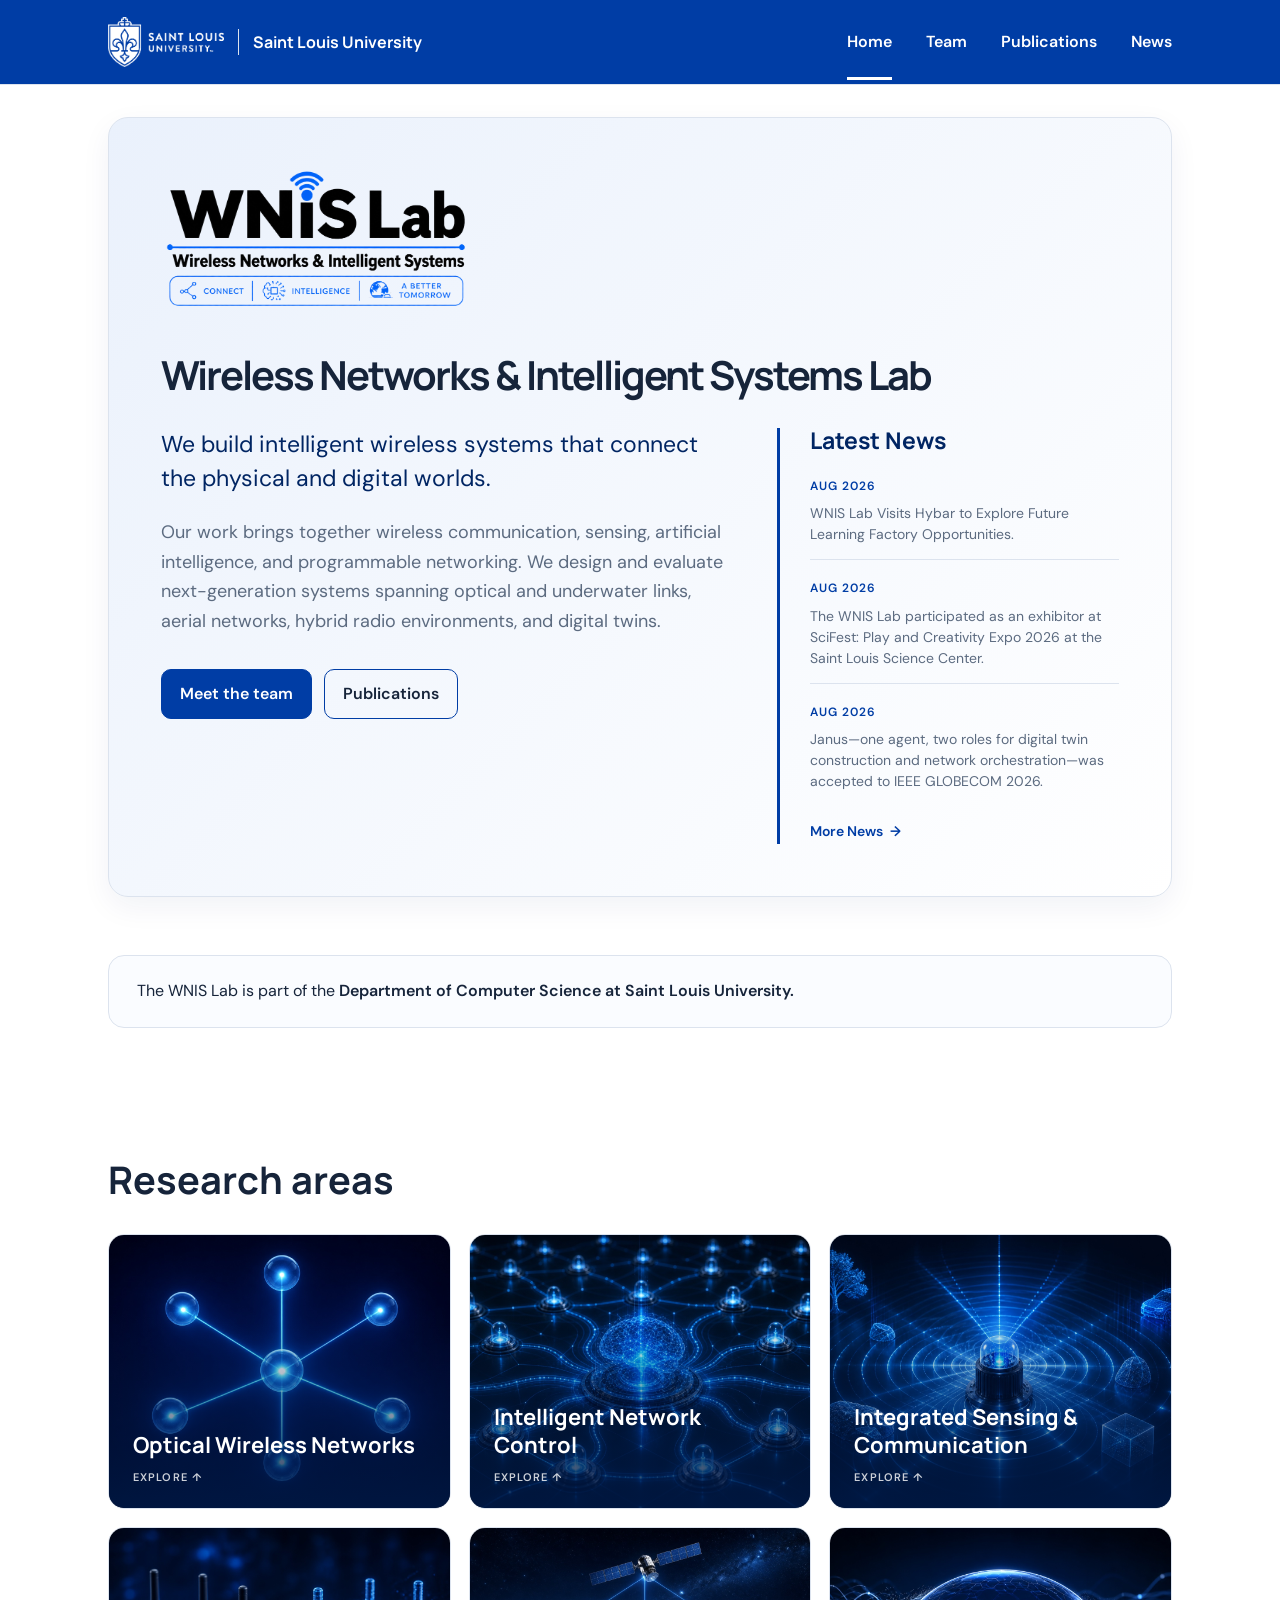
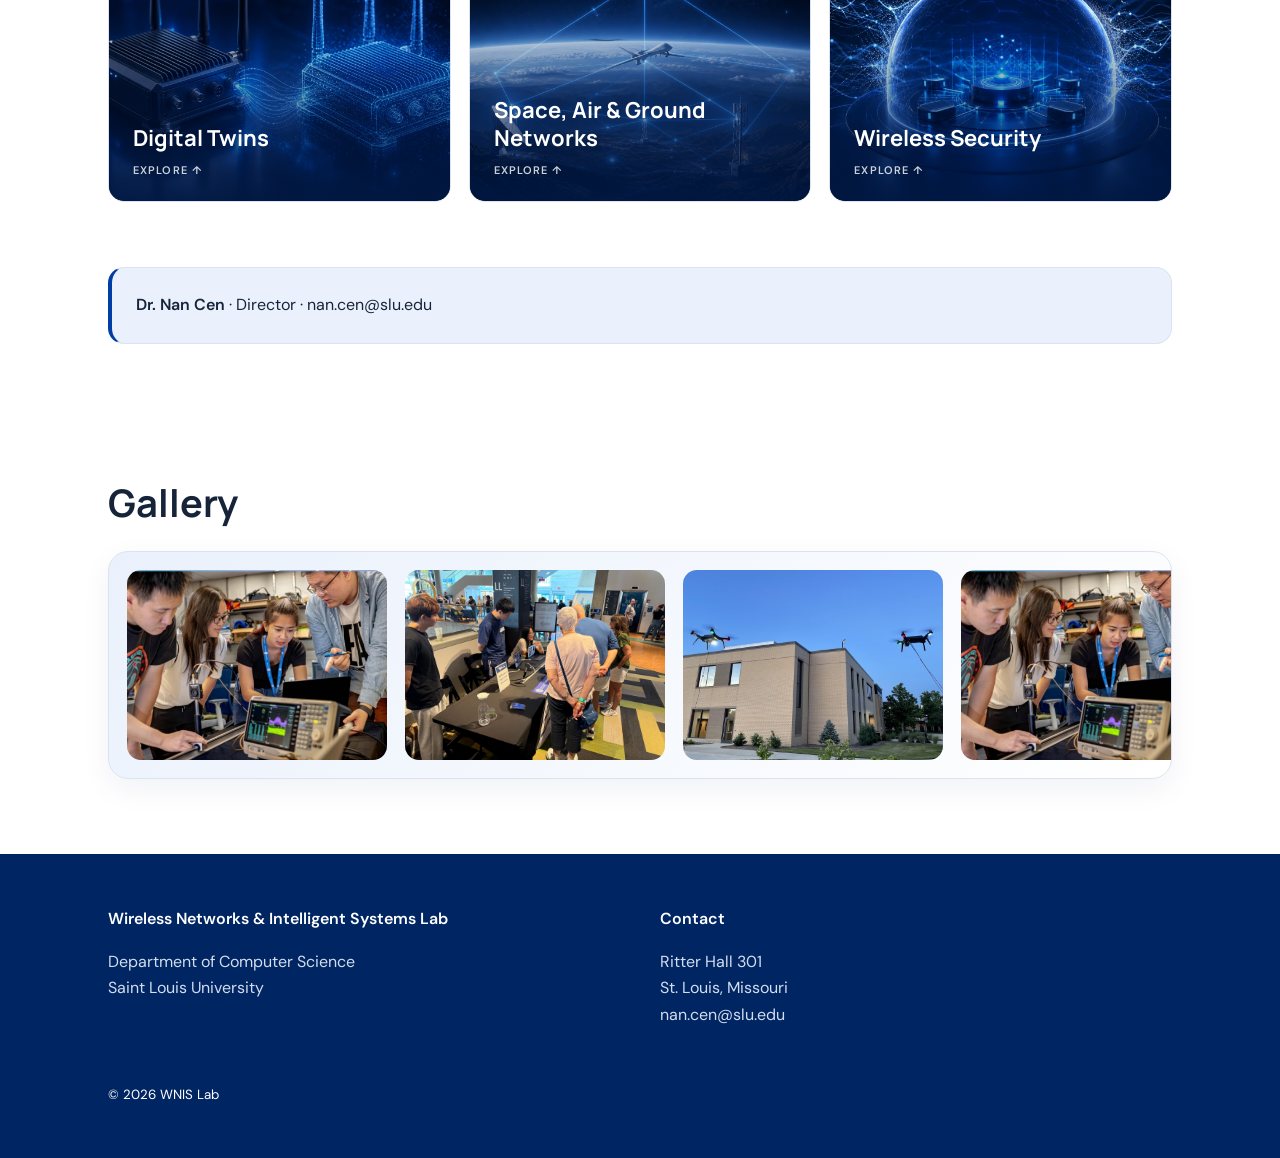
<file: index.html>
<!DOCTYPE html>
<html lang="en">
 <head>
  <meta charset="utf-8"/>
  <meta content="width=device-width, initial-scale=1" name="viewport"/>
  <meta content="The Wireless Networks &amp; Intelligent Systems Lab at Saint Louis University researches intelligent wireless communication, sensing, networking, and digital twins." name="description"/>
  <meta content="W-skgR1-BhzO9A-AlNULiO9joHc7rk2rF6aId-wa1qI" name="google-site-verification"/>
  <title>
   WNIS Lab | Wireless Networks &amp; Intelligent Systems Lab at Saint Louis University
  </title>
  <link href="https://wnislab.github.io/" rel="canonical"/>
  <meta content="website" property="og:type"/>
  <meta content="WNIS Lab" property="og:site_name"/>
  <meta content="WNIS Lab | Wireless Networks &amp; Intelligent Systems Lab at Saint Louis University" property="og:title"/>
  <meta content="Research in intelligent wireless communication, sensing, networking, and digital twins at Saint Louis University." property="og:description"/>
  <meta content="https://wnislab.github.io/" property="og:url"/>
  <meta content="https://wnislab.github.io/assets/images/brand/wnis-lab-logo-clean-v2.png" property="og:image"/>
  <meta content="WNIS Lab logo" property="og:image:alt"/>
  <script type="application/ld+json">
   {
     "@context": "https://schema.org",
     "@graph": [
       {
         "@type": "WebSite",
         "@id": "https://wnislab.github.io/#website",
         "url": "https://wnislab.github.io/",
         "name": "WNIS Lab",
         "alternateName": "Wireless Networks & Intelligent Systems Lab",
         "publisher": {
           "@id": "https://wnislab.github.io/#organization"
         }
       },
       {
         "@type": "ResearchOrganization",
         "@id": "https://wnislab.github.io/#organization",
         "name": "Wireless Networks & Intelligent Systems Lab",
         "alternateName": "WNIS Lab",
         "url": "https://wnislab.github.io/",
         "logo": "https://wnislab.github.io/assets/images/brand/wnis-lab-logo-clean-v2.png",
         "email": "nan.cen@slu.edu",
         "address": {
           "@type": "PostalAddress",
           "streetAddress": "Ritter Hall 301",
           "addressLocality": "St. Louis",
           "addressRegion": "MO",
           "addressCountry": "US"
         },
         "parentOrganization": {
           "@type": "Organization",
           "name": "Department of Computer Science, Saint Louis University",
           "url": "https://www.slu.edu/science-and-engineering/academics/computer-science/",
           "parentOrganization": {
             "@type": "CollegeOrUniversity",
             "name": "Saint Louis University",
             "url": "https://www.slu.edu/"
           }
         },
         "member": {
           "@type": "Person",
           "name": "Nan Cen",
           "jobTitle": "Lab Director and Assistant Professor",
           "url": "https://wnislab.github.io/NanCenPersonalWeb/",
           "sameAs": "https://scholar.google.com/citations?user=yufHhUsAAAAJ&hl=en"
         }
       }
     ]
   }
  </script>
  <script src="design-config.js">
  </script>
  <link href="css/main.css" rel="stylesheet"/>
  <link href="css/home.css" rel="stylesheet"/>
 </head>
 <body>
  <nav class="nav">
   <div class="nav-inner">
    <a class="brand" href="https://www.slu.edu/" rel="noreferrer" target="_blank">
     <img alt="Saint Louis University" src="assets/images/brand/slu-logo.png"/>
     <span>
      Saint Louis University
     </span>
    </a>
    <button aria-expanded="false" class="nav-toggle">
     Menu
    </button>
    <ul class="nav-links">
     <li>
      <a class="active" href="index.html">
       Home
      </a>
     </li>
     <li>
      <a href="team/index.html">
       Team
      </a>
     </li>
     <li>
      <a href="publications/index.html">
       Publications
      </a>
     </li>
     <li>
      <a href="news/index.html">
       News
      </a>
     </li>
    </ul>
   </div>
  </nav>
  <main>
   <section class="hero">
    <div class="container hero-grid">
     <div class="hero-content">
      <img alt="WNIS Lab" class="hero-logo" src="assets/images/brand/wnis-lab-logo-clean-v2.png"/>
      <h1>
       Wireless Networks &amp; Intelligent Systems Lab
      </h1>
      <div class="hero-columns">
       <div class="hero-copy">
        <p class="lead">
         We build intelligent wireless systems that connect the physical and digital worlds.
        </p>
        <p class="hero-text">
         Our work brings together wireless communication, sensing, artificial intelligence,
                            and programmable networking. We design and evaluate next-generation systems spanning
                            optical and underwater links, aerial networks, hybrid radio environments, and digital
                            twins.
        </p>
        <div class="actions">
         <a class="btn primary" href="team/index.html">
          Meet the team
         </a>
         <a class="btn" href="publications/index.html">
          Publications
         </a>
        </div>
       </div>
       <aside aria-labelledby="hero-news-title" class="hero-news">
        <h2 id="hero-news-title">
         Latest News
        </h2>
        <div class="hero-news-list" data-hero-news="">
        </div>
        <a class="hero-news-more" href="news/index.html">
         More News
         <span aria-hidden="true">→</span>
        </a>
       </aside>
      </div>
     </div>
    </div>
   </section>
   <div class="container">
    <a class="affiliation" href="https://www.slu.edu/science-and-engineering/academics/computer-science/index.php" rel="noreferrer" target="_blank">
     <span>
      The WNIS Lab is part of the
      <strong>
       Department of Computer Science at Saint Louis University.
      </strong>
     </span>
    </a>
    <section class="section">
     <div class="section-heading">
      <h2>
       Research areas
      </h2>
     </div>
     <div class="areas" data-research-areas="">
     </div>
     <div class="contact">
      <strong>
       Dr. Nan Cen
      </strong>
      · Director ·
      <a href="mailto:nan.cen@slu.edu">
       nan.cen@slu.edu
      </a>
     </div>
    </section>
    <section aria-labelledby="gallery-title" class="gallery-section">
     <h2 id="gallery-title">
      Gallery
     </h2>
     <div class="gallery-window">
      <div class="gallery-track">
       <div class="gallery-set">
        <img alt="WNIS Lab gallery photo" src="assets/images/gallery/lab-pic-1.jpg"/>
        <img alt="WNIS Lab gallery photo" src="assets/images/gallery/lab-pic-2.jpeg"/>
        <img alt="WNIS Lab gallery photo" src="assets/images/gallery/lab-pic-3.jpg"/>
       </div>
      </div>
     </div>
    </section>
   </div>
  </main>
  <footer>
   <div class="footer-inner">
    <div>
     <strong>
      Wireless Networks &amp; Intelligent Systems Lab
     </strong>
     <p>
      Department of Computer Science
      <br/>
      Saint Louis University
     </p>
    </div>
    <div>
     <strong>
      Contact
     </strong>
     <p>
      Ritter Hall 301
      <br/>
      St. Louis, Missouri
      <br/>
      nan.cen@slu.edu
     </p>
    </div>
    <small>
     ©
     <span data-year="">
     </span>
     WNIS Lab
    </small>
   </div>
  </footer>
  <script src="content/site-settings.js"></script>
  <script src="content/edit-homepage-here.js"></script>
  <script src="content/edit-news-here.js"></script>
  <script src="content/edit-team-here.js"></script>
  <script src="content/edit-publications-here.js"></script>
  <script src="js/site.js">
  </script>
 </body>
</html>
</file>
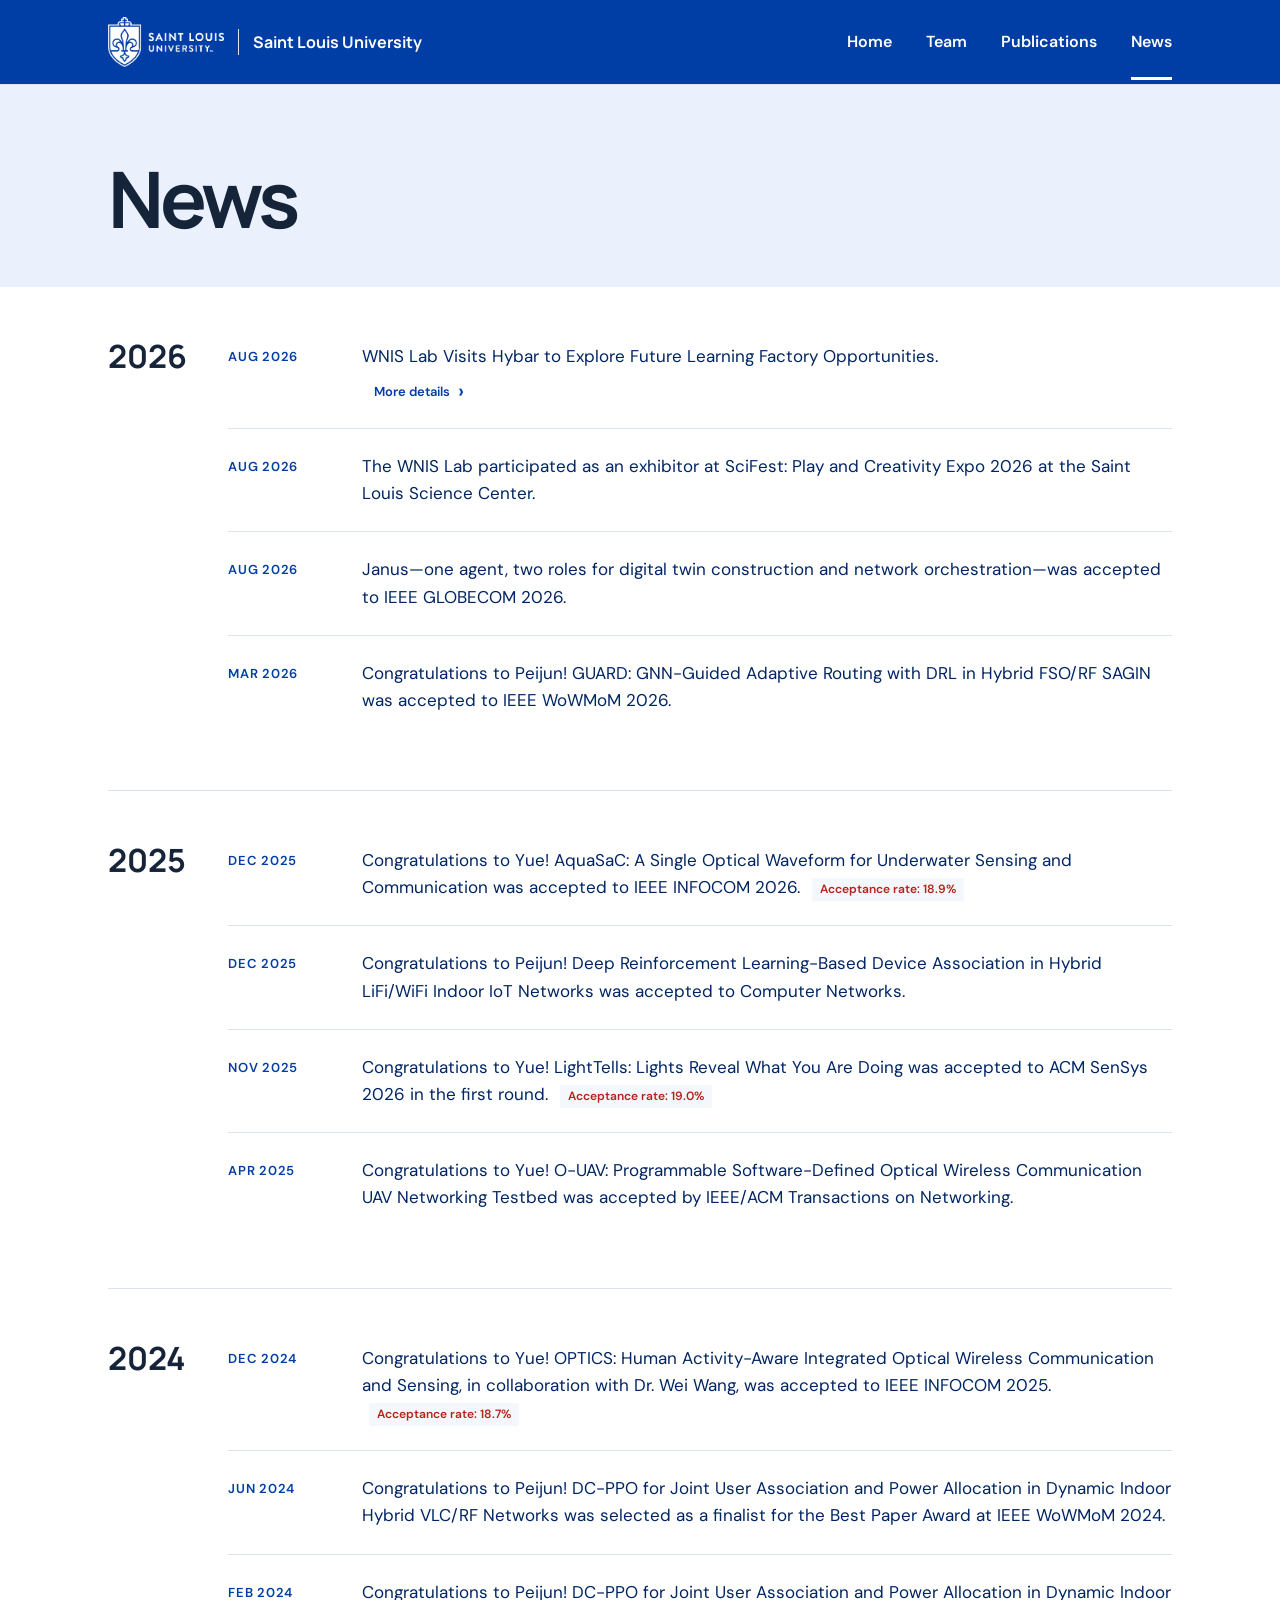
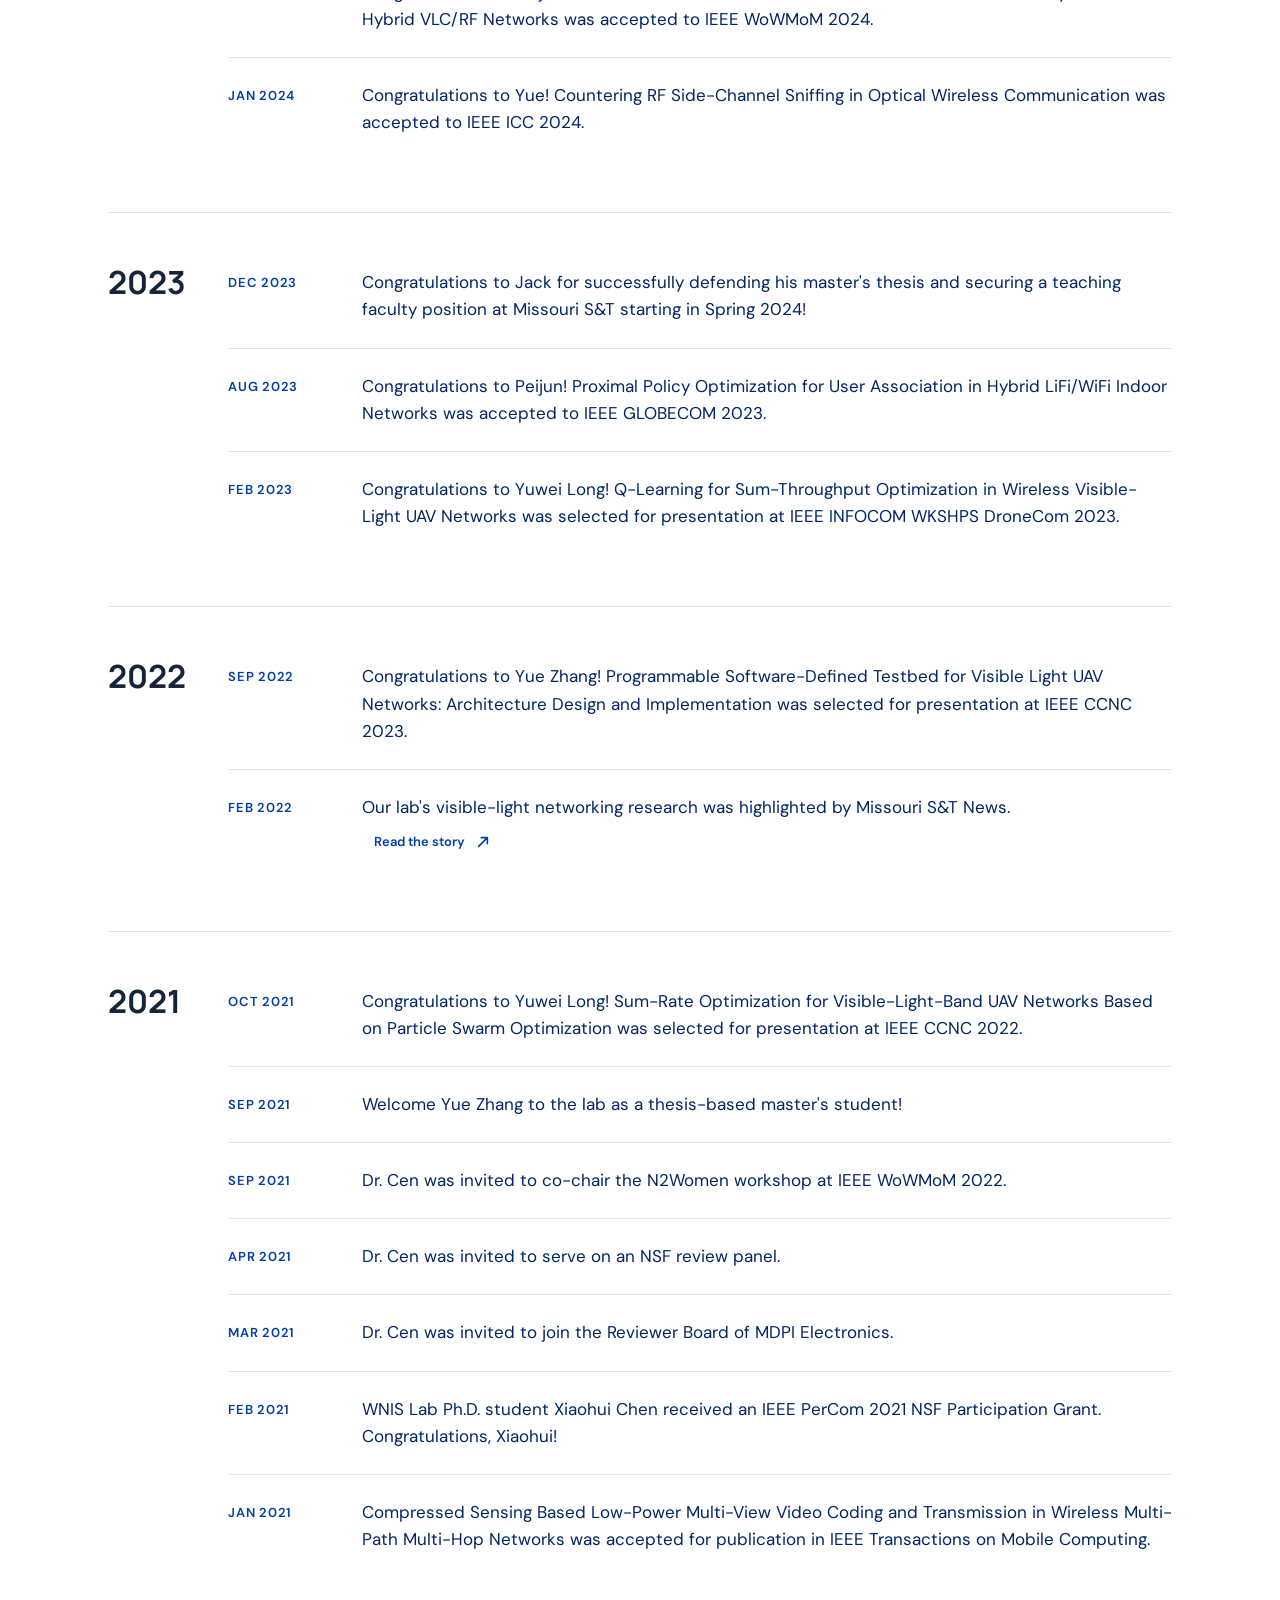
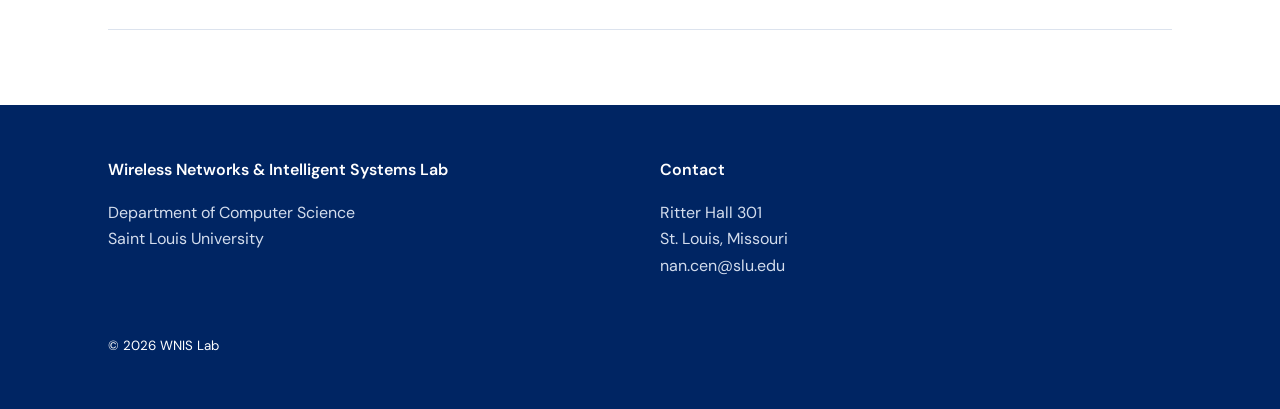
<file: news/index.html>
<!DOCTYPE html>
<html lang="en">
  <head>
    <meta charset="utf-8">
    <meta name="viewport" content="width=device-width, initial-scale=1">
    <meta
      name="description"
      content="News, research milestones, publications, awards, and member updates from the Wireless Networks & Intelligent Systems Lab at Saint Louis University."
    >
    <title>News | WNIS Lab at Saint Louis University</title>
    <link rel="canonical" href="https://wnislab.github.io/news/">

    <meta property="og:type" content="website">
    <meta property="og:site_name" content="WNIS Lab">
    <meta property="og:title" content="News | WNIS Lab at Saint Louis University">
    <meta
      property="og:description"
      content="Research milestones, publications, awards, and member updates from the WNIS Lab."
    >
    <meta property="og:url" content="https://wnislab.github.io/news/">
    <meta
      property="og:image"
      content="https://wnislab.github.io/assets/images/brand/wnis-lab-logo-clean-v2.png"
    >
    <meta property="og:image:alt" content="WNIS Lab logo">

    <script type="application/ld+json">
      {
        "@context": "https://schema.org",
        "@type": "CollectionPage",
        "name": "WNIS Lab News",
        "url": "https://wnislab.github.io/news/",
        "description": "News and research milestones from the Wireless Networks & Intelligent Systems Lab at Saint Louis University.",
        "isPartOf": {
          "@id": "https://wnislab.github.io/#website"
        },
        "about": {
          "@id": "https://wnislab.github.io/#organization"
        }
      }
    </script>

    <script src="../design-config.js"></script>
    <link rel="stylesheet" href="../css/main.css">
    <link rel="stylesheet" href="../css/news.css">
  </head>
  <body>
    <nav class="nav">
      <div class="nav-inner">
        <a class="brand" href="https://www.slu.edu/" target="_blank" rel="noreferrer">
          <img src="../assets/images/brand/slu-logo.png" alt="Saint Louis University">
          <span>Saint Louis University</span>
        </a>
        <button class="nav-toggle" aria-expanded="false">Menu</button>
        <ul class="nav-links">
          <li><a href="../index.html">Home</a></li>
          <li><a href="../team/index.html">Team</a></li>
          <li><a href="../publications/index.html">Publications</a></li>
          <li><a class="active" href="index.html">News</a></li>
        </ul>
      </div>
    </nav>

    <main>
      <header class="page-header">
        <div class="container">
          <h1 class="page-title">News</h1>
        </div>
      </header>
      <div class="container" data-news></div>
    </main>

    <footer>
      <div class="footer-inner">
        <div>
          <strong>Wireless Networks &amp; Intelligent Systems Lab</strong>
          <p>Department of Computer Science<br>Saint Louis University</p>
        </div>
        <div>
          <strong>Contact</strong>
          <p>Ritter Hall 301<br>St. Louis, Missouri<br>nan.cen@slu.edu</p>
        </div>
        <small>© <span data-year></span> WNIS Lab</small>
      </div>
    </footer>

    <script src="../content/site-settings.js"></script>
    <script src="../content/edit-homepage-here.js"></script>
    <script src="../content/edit-news-here.js"></script>
    <script src="../content/edit-team-here.js"></script>
    <script src="../content/edit-publications-here.js"></script>
    <script src="../js/site.js"></script>
  </body>
</html>
</file>
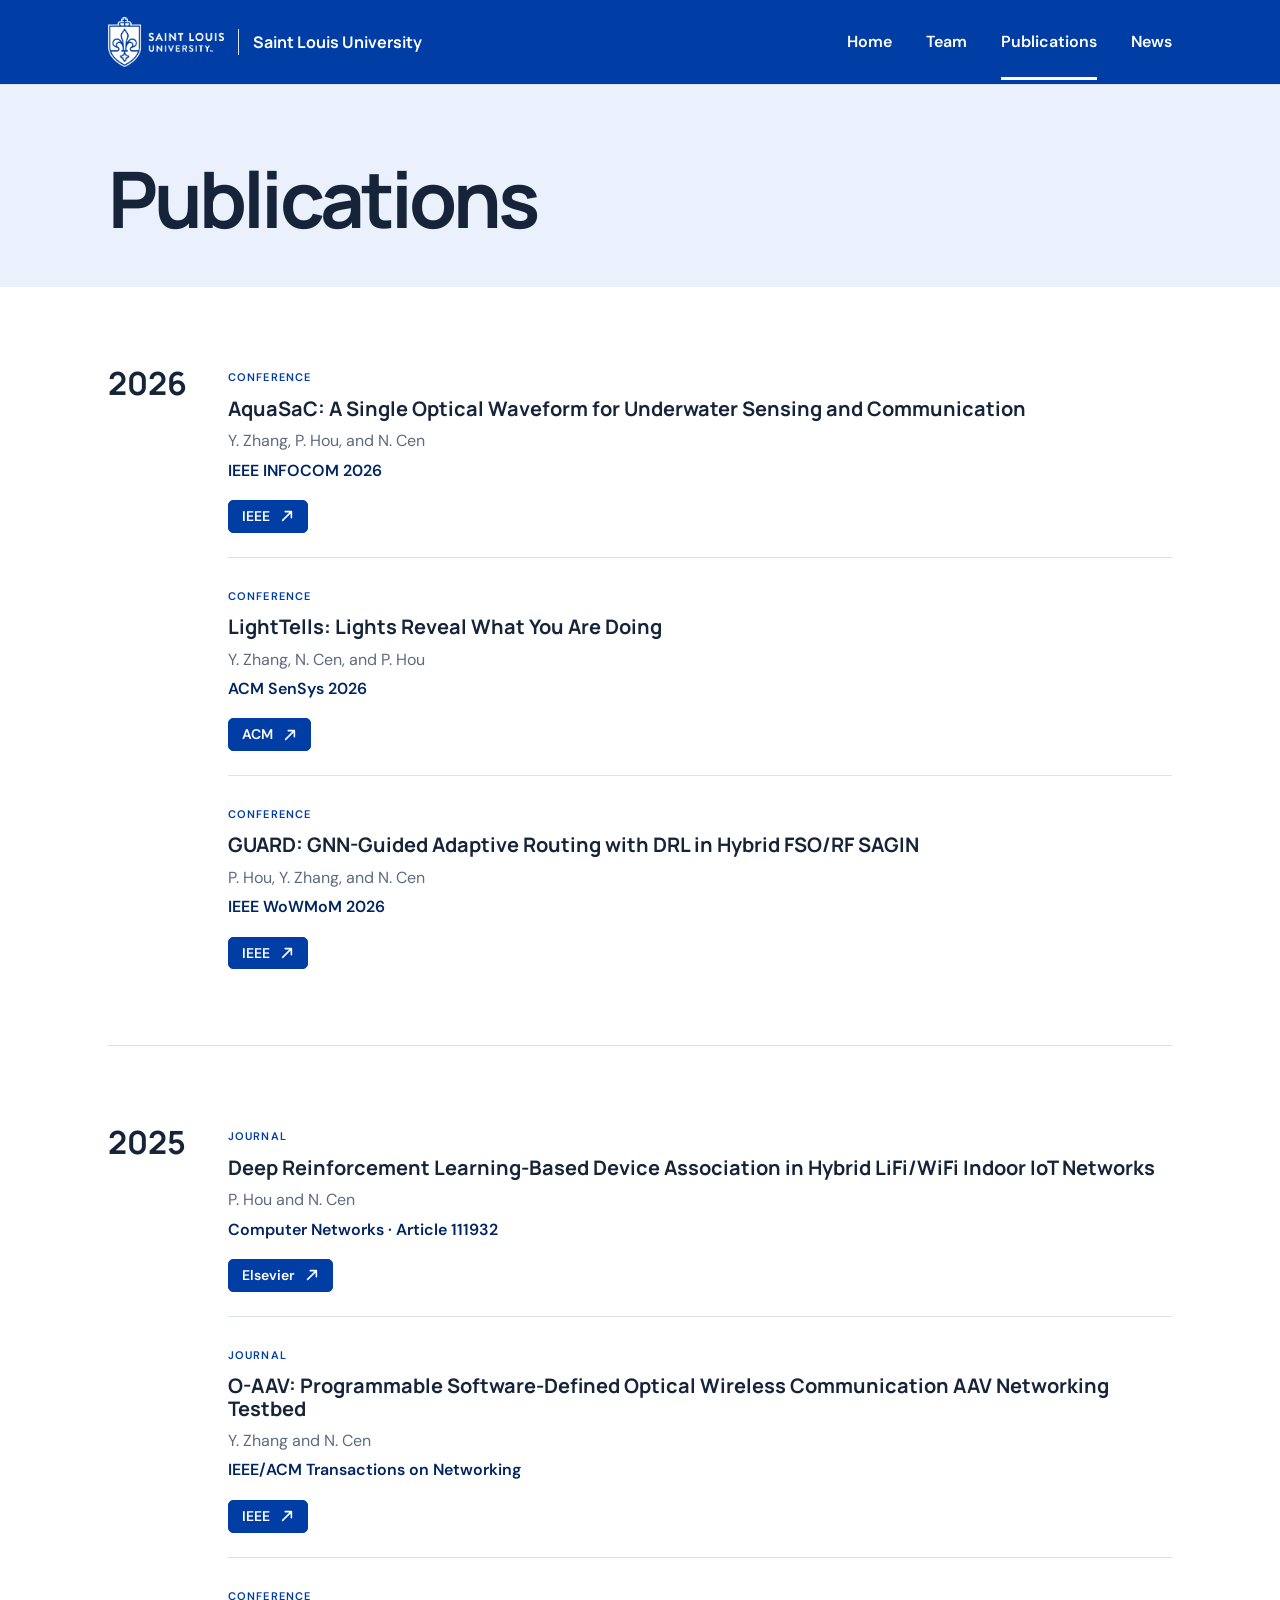
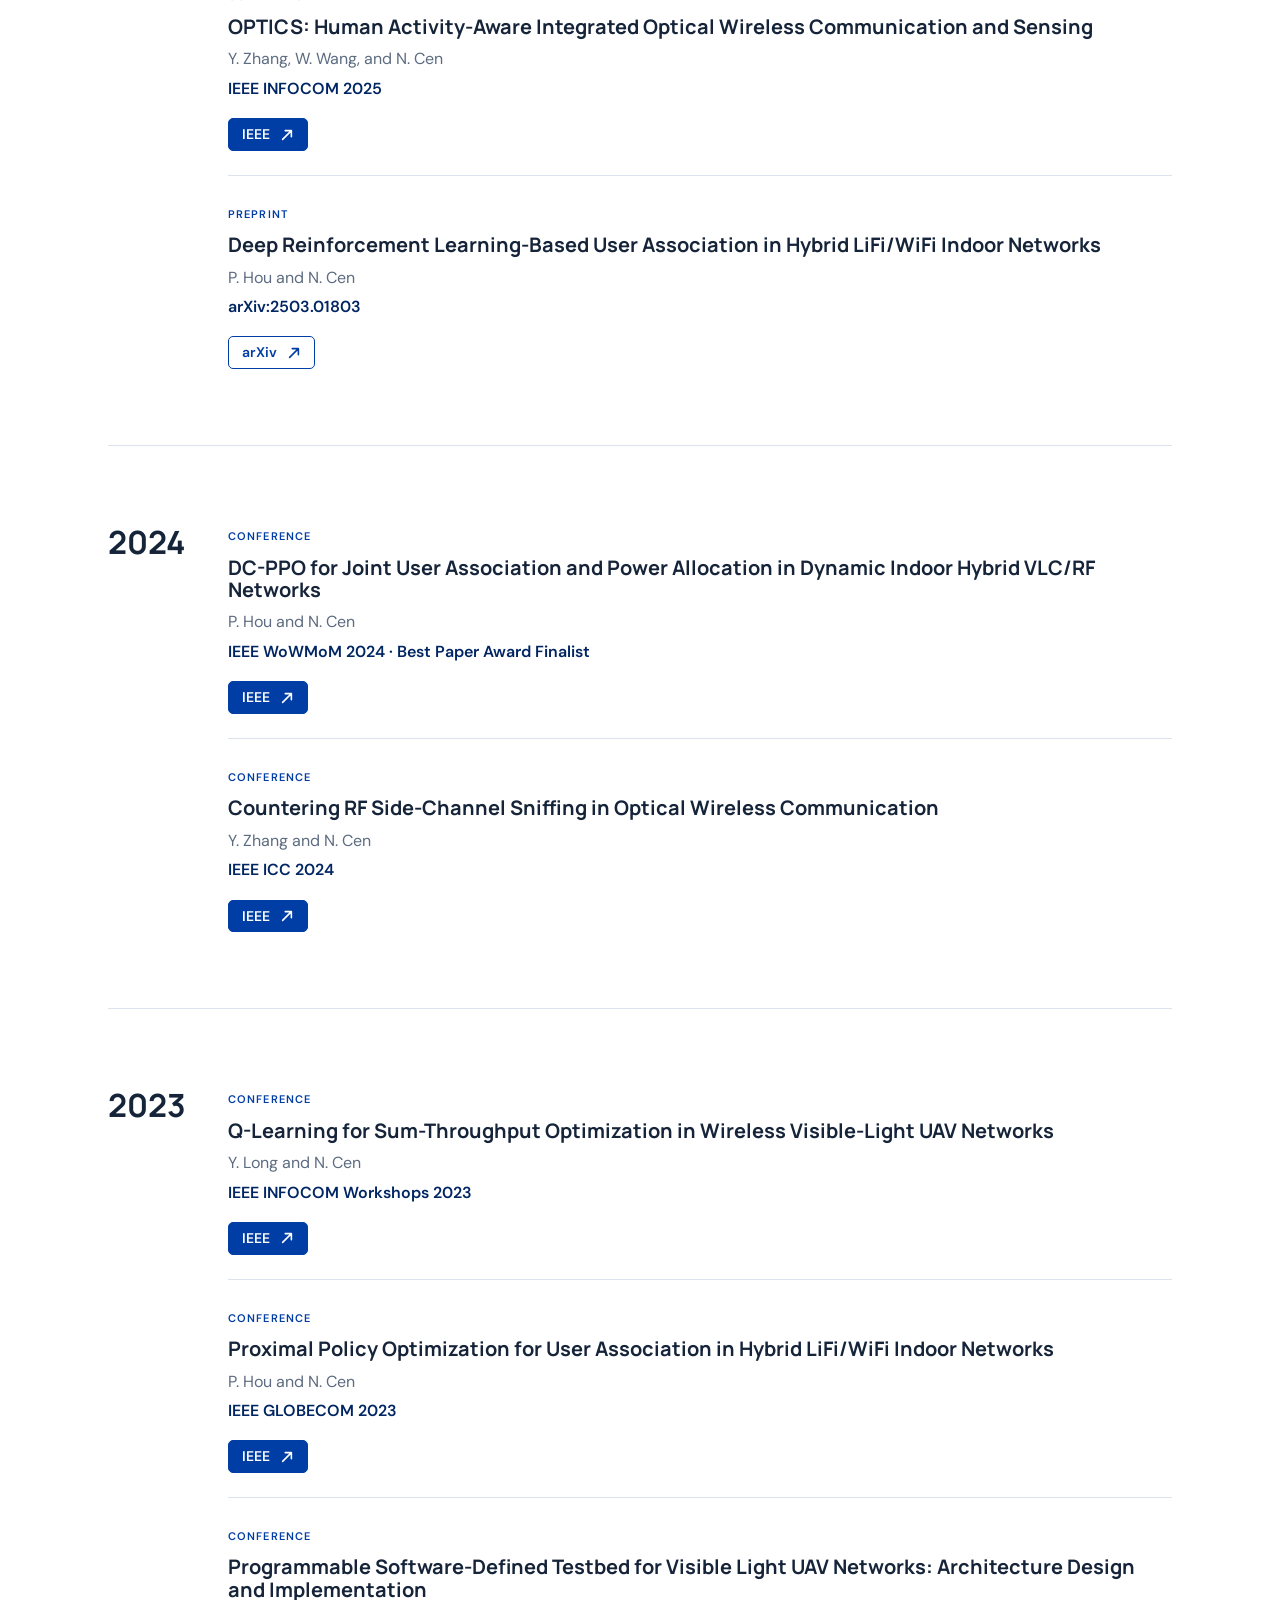
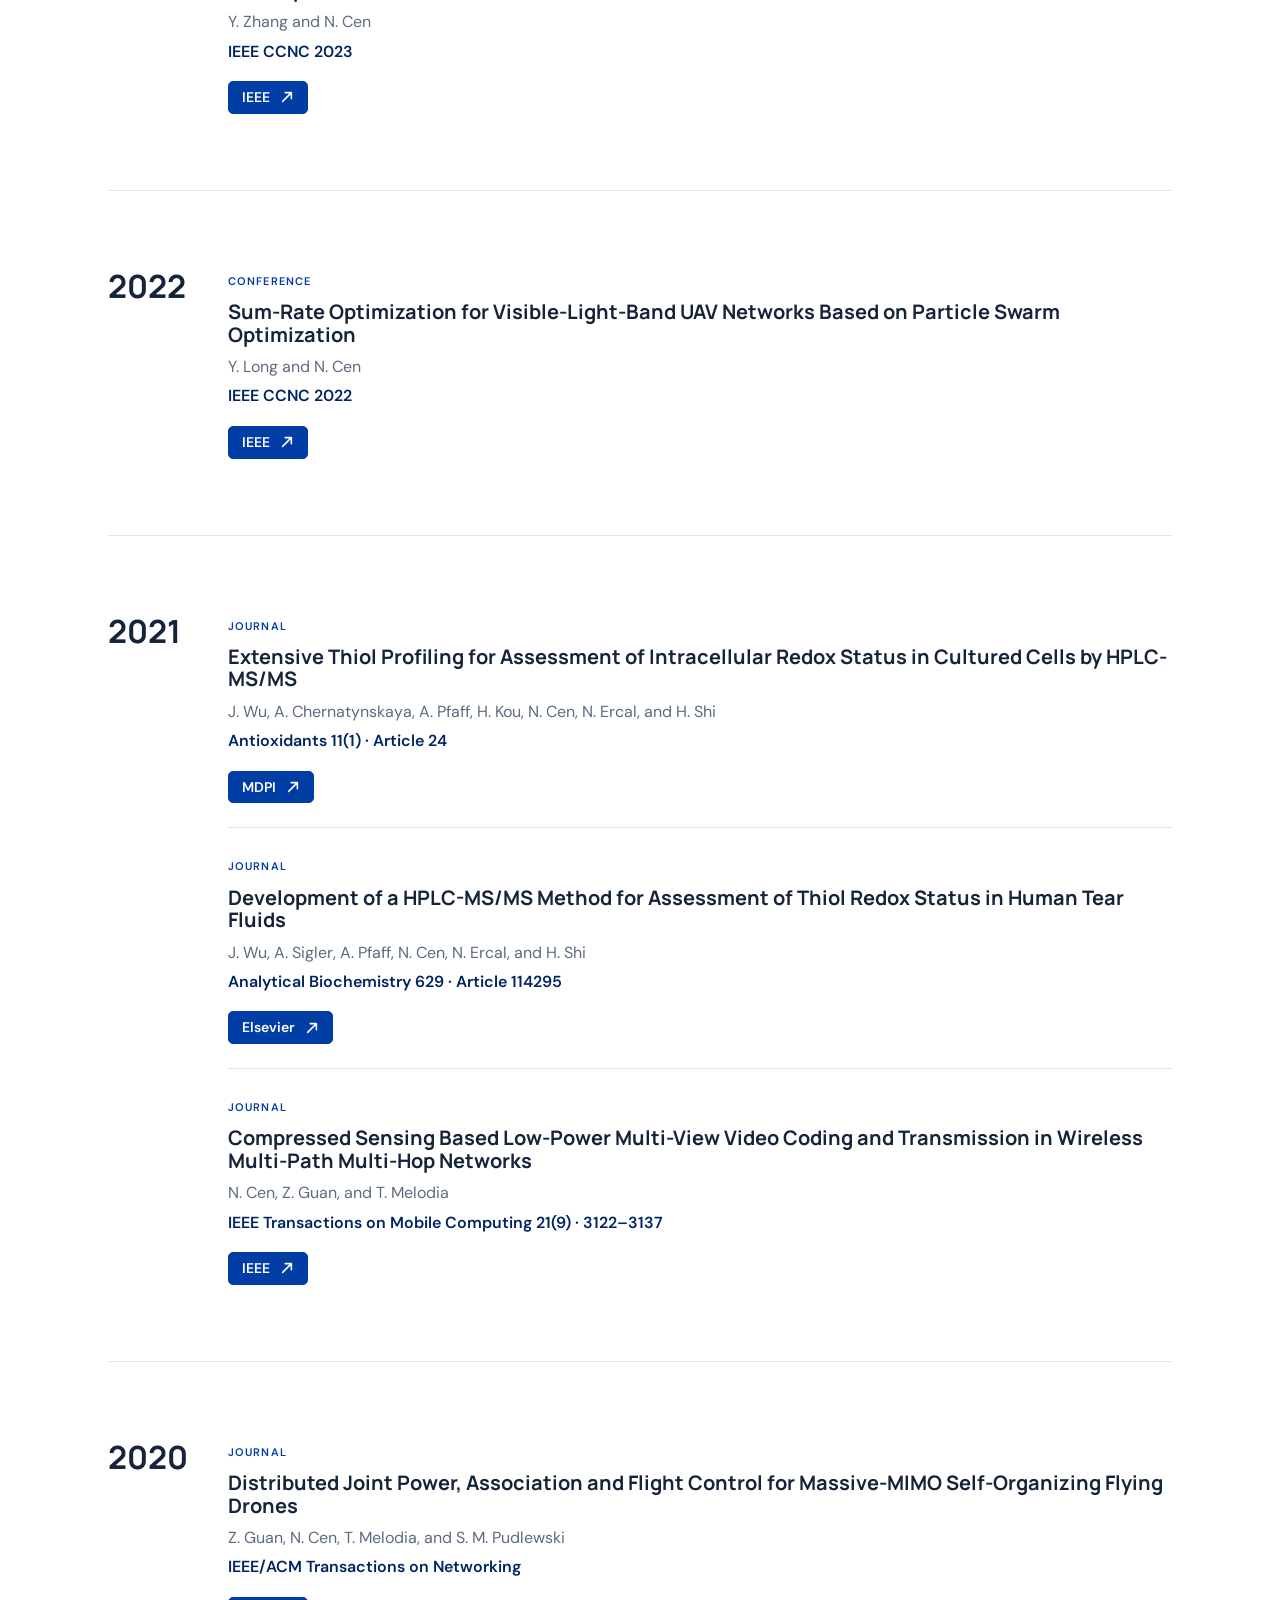
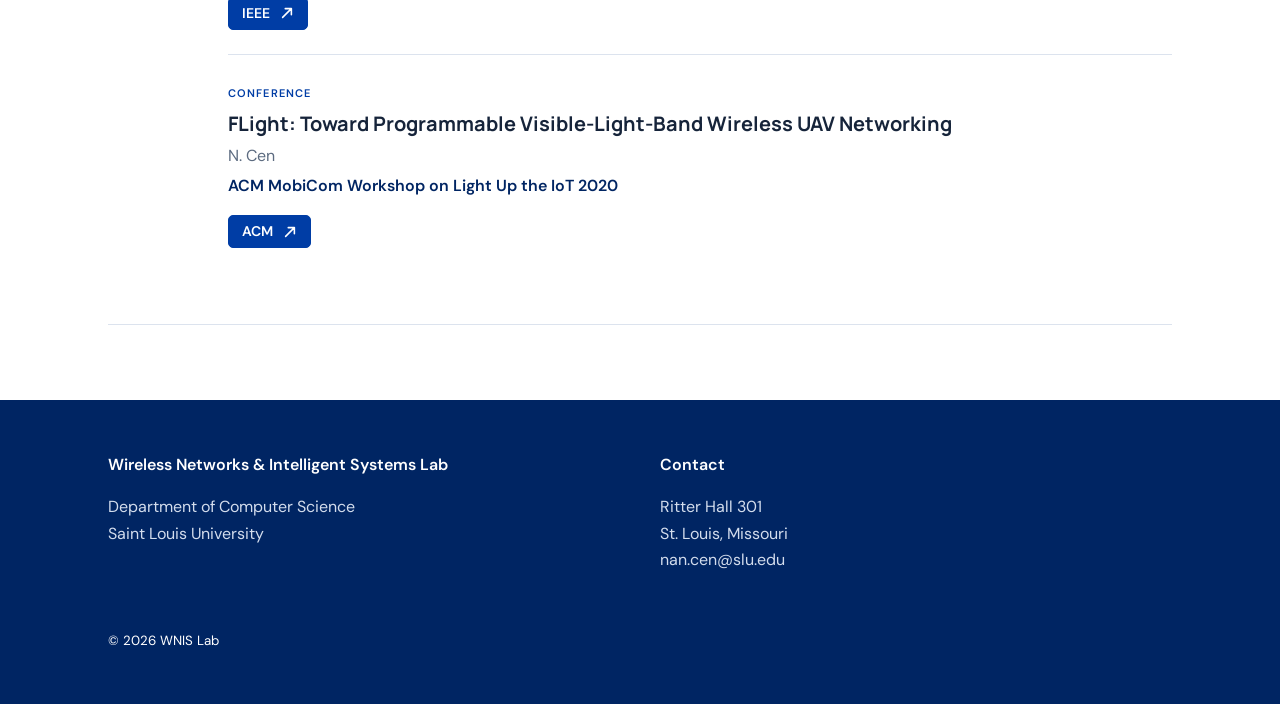
<file: publications/index.html>
<!DOCTYPE html>
<html lang="en">
 <head>
  <meta charset="utf-8"/>
  <meta content="width=device-width,initial-scale=1" name="viewport"/>
  <meta content="Publications from the Wireless Networks &amp; Intelligent Systems Lab at Saint Louis University in wireless communication, sensing, networking, and AI." name="description"/>
  <title>
   Publications | WNIS Lab at Saint Louis University
  </title>
  <link href="https://wnislab.github.io/publications/" rel="canonical"/>
  <meta content="website" property="og:type"/>
  <meta content="WNIS Lab" property="og:site_name"/>
  <meta content="Publications | WNIS Lab at Saint Louis University" property="og:title"/>
  <meta content="Research publications in wireless communication, sensing, networking, artificial intelligence, and digital twins." property="og:description"/>
  <meta content="https://wnislab.github.io/publications/" property="og:url"/>
  <meta content="https://wnislab.github.io/assets/images/brand/wnis-lab-logo-clean-v2.png" property="og:image"/>
  <meta content="WNIS Lab logo" property="og:image:alt"/>
  <script type="application/ld+json">
   {
     "@context": "https://schema.org",
     "@type": "CollectionPage",
     "name": "WNIS Lab Publications",
     "url": "https://wnislab.github.io/publications/",
     "description": "Research publications from the Wireless Networks & Intelligent Systems Lab at Saint Louis University.",
     "isPartOf": {
       "@id": "https://wnislab.github.io/#website"
     },
     "about": {
       "@id": "https://wnislab.github.io/#organization"
     }
   }
  </script>
  <script src="../design-config.js">
  </script>
  <link href="../css/main.css" rel="stylesheet"/>
  <link href="../css/publications.css" rel="stylesheet"/>
  <style>
   .nav {
     background: var(--primary);
     color: #fff;
   }

   .nav-links a:hover,
   .nav-links a.active {
     color: #fff;
     border-color: #fff;
   }

   .nav-toggle {
     color: var(--dark);
   }

   @media (max-width: 850px) {
     .nav-links {
       background: var(--primary);
       color: #fff;
     }
   }
  </style>
 </head>
 <body>
  <nav class="nav">
   <div class="nav-inner">
    <a class="brand" href="https://www.slu.edu/" rel="noreferrer" target="_blank">
     <img alt="Saint Louis University" src="../assets/images/brand/slu-logo.png"/>
     <span>
      Saint Louis University
     </span>
    </a>
    <button aria-expanded="false" class="nav-toggle">
     Menu
    </button>
    <ul class="nav-links">
     <li>
      <a href="../index.html">
       Home
      </a>
     </li>
     <li>
      <a href="../team/index.html">
       Team
      </a>
     </li>
     <li>
      <a class="active" href="index.html">
       Publications
      </a>
     </li>
     <li>
      <a href="../news/index.html">
       News
      </a>
     </li>
    </ul>
   </div>
  </nav>
  <main>
   <header class="page-header">
    <div class="container">
     <h1 class="page-title">
      Publications
     </h1>
    </div>
   </header>
   <div class="container" data-publications="">
   </div>
  </main>
  <footer>
   <div class="footer-inner">
    <div>
     <strong>
      Wireless Networks &amp; Intelligent Systems Lab
     </strong>
     <p>
      Department of Computer Science
      <br/>
      Saint Louis University
     </p>
    </div>
    <div>
     <strong>
      Contact
     </strong>
     <p>
      Ritter Hall 301
      <br/>
      St. Louis, Missouri
      <br/>
      nan.cen@slu.edu
     </p>
    </div>
    <small>
     ©
     <span data-year="">
     </span>
     WNIS Lab
    </small>
   </div>
  </footer>
  <script src="../content/site-settings.js"></script>
  <script src="../content/edit-homepage-here.js"></script>
  <script src="../content/edit-news-here.js"></script>
  <script src="../content/edit-team-here.js"></script>
  <script src="../content/edit-publications-here.js"></script>
  <script src="../js/site.js">
  </script>
 </body>
</html>
</file>
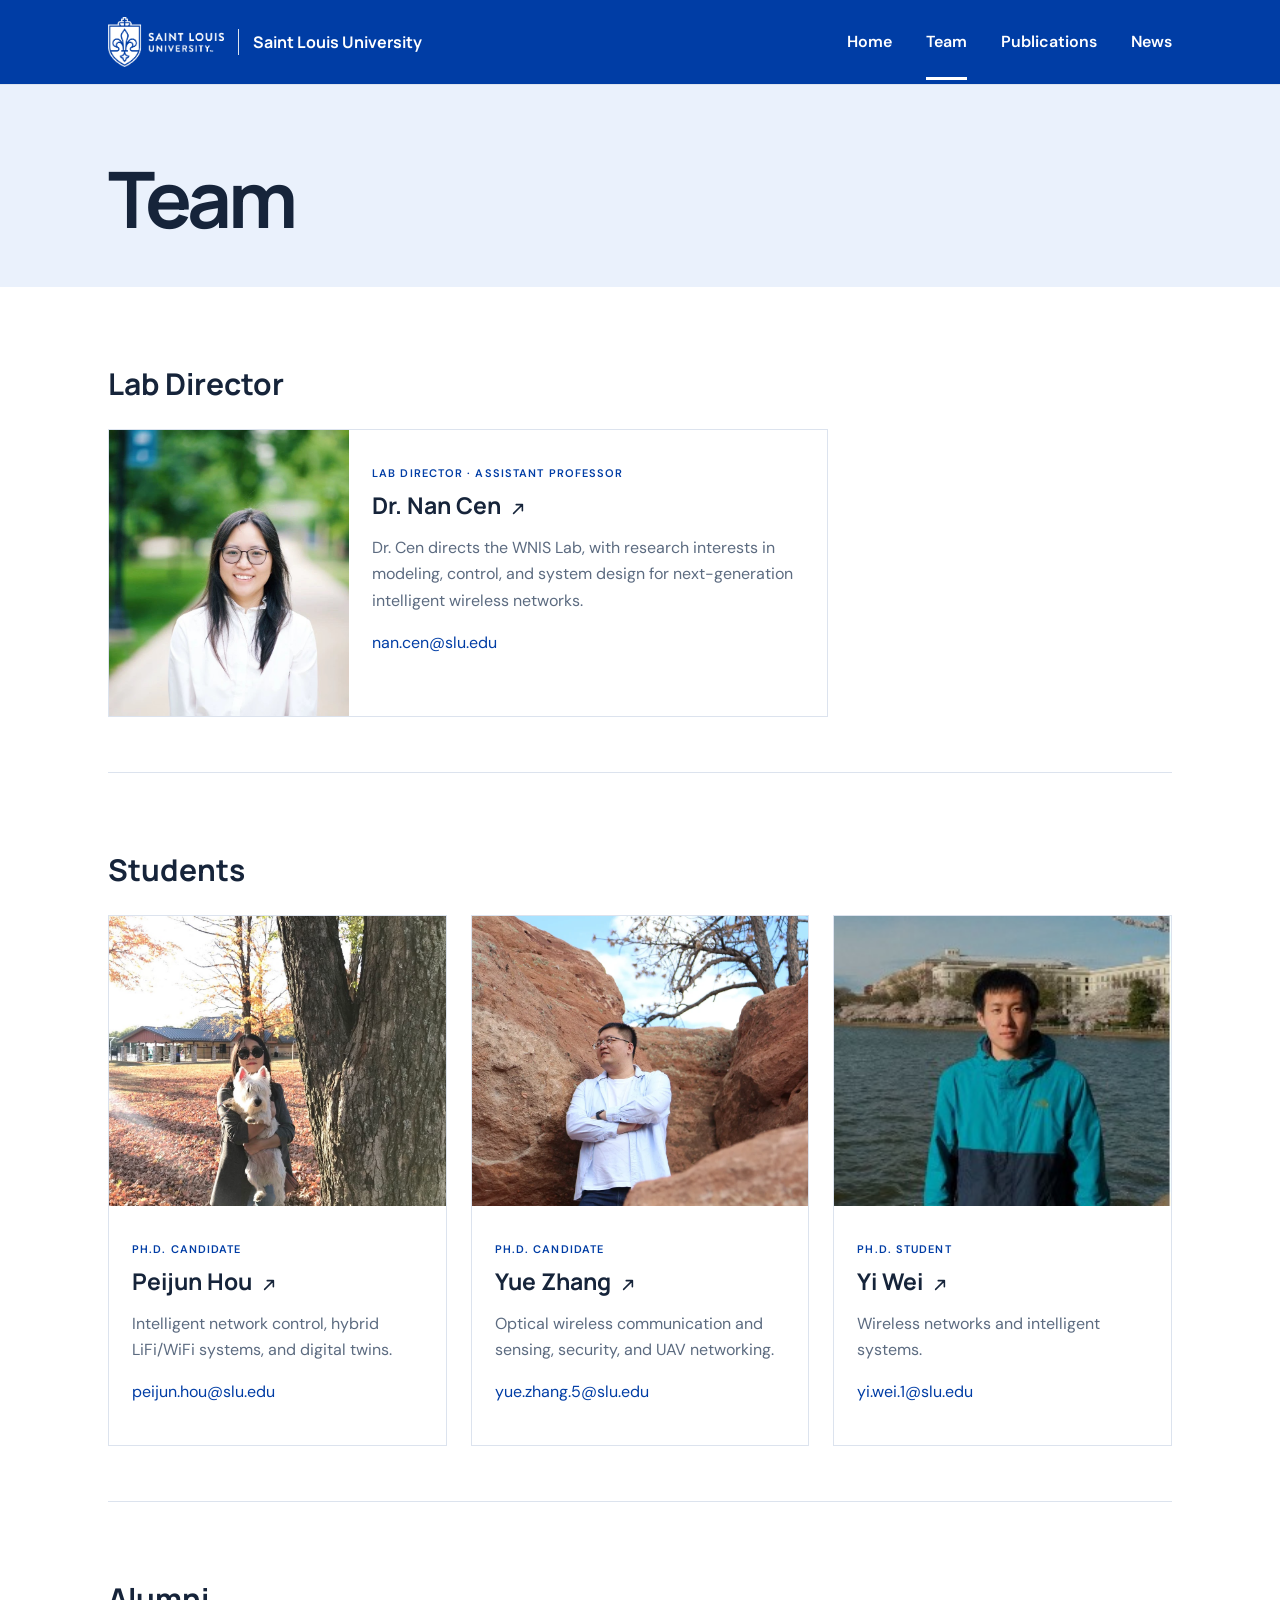
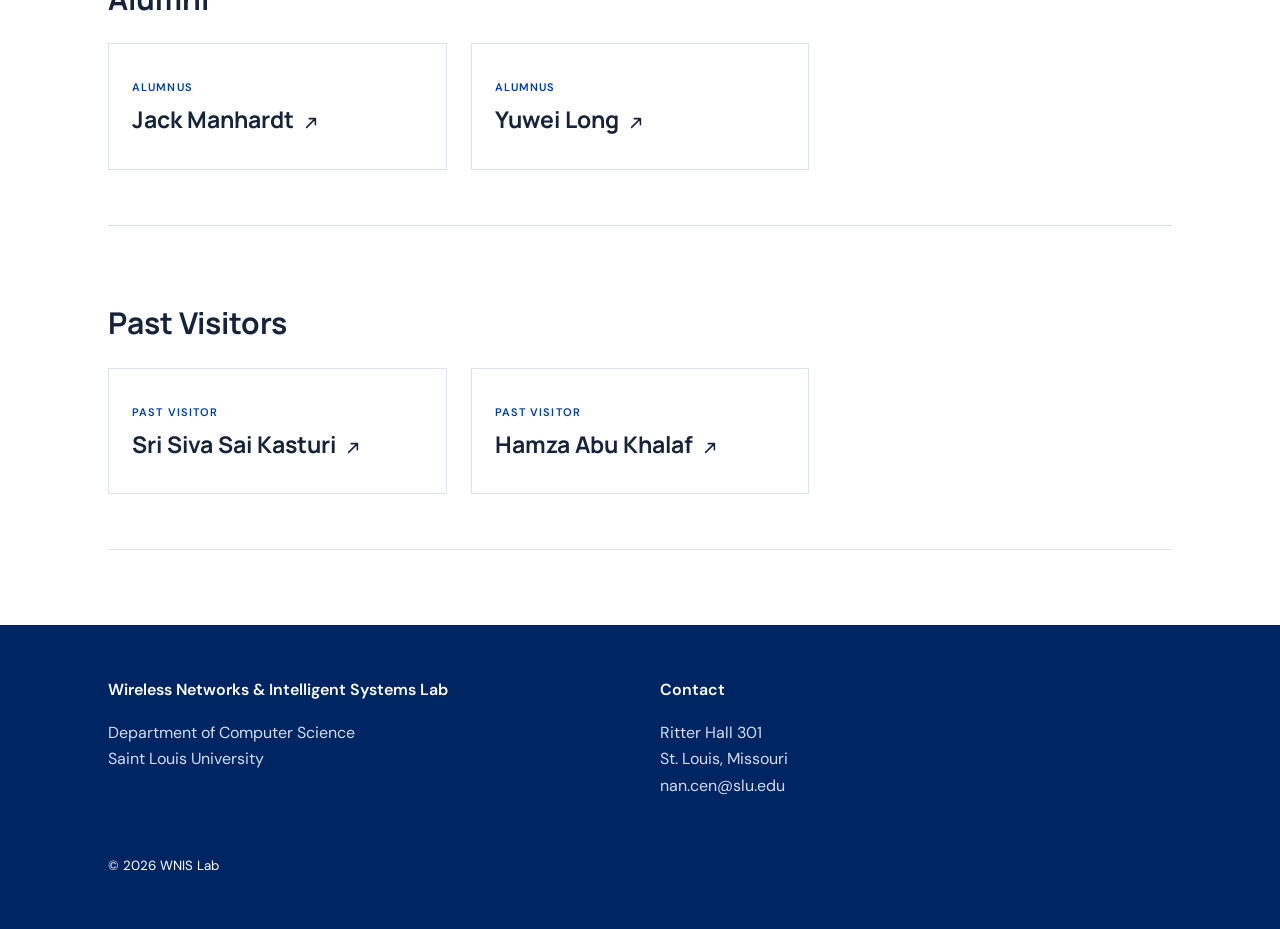
<file: team/index.html>
<!DOCTYPE html>
<html lang="en">
 <head>
  <meta charset="utf-8"/>
  <meta content="width=device-width,initial-scale=1" name="viewport"/>
  <meta content="Meet the director, students, alumni, and past visitors of the Wireless Networks &amp; Intelligent Systems Lab at Saint Louis University." name="description"/>
  <title>
   Team | WNIS Lab at Saint Louis University
  </title>
  <link href="https://wnislab.github.io/team/" rel="canonical"/>
  <meta content="website" property="og:type"/>
  <meta content="WNIS Lab" property="og:site_name"/>
  <meta content="Team | WNIS Lab at Saint Louis University" property="og:title"/>
  <meta content="Meet the director, students, alumni, and past visitors of the Wireless Networks &amp; Intelligent Systems Lab." property="og:description"/>
  <meta content="https://wnislab.github.io/team/" property="og:url"/>
  <meta content="https://wnislab.github.io/assets/images/brand/wnis-lab-logo-clean-v2.png" property="og:image"/>
  <meta content="WNIS Lab logo" property="og:image:alt"/>
  <script type="application/ld+json">
   {
     "@context": "https://schema.org",
     "@type": "CollectionPage",
     "name": "WNIS Lab Team",
     "url": "https://wnislab.github.io/team/",
     "description": "Director, students, alumni, and past visitors of the Wireless Networks & Intelligent Systems Lab at Saint Louis University.",
     "isPartOf": {
       "@id": "https://wnislab.github.io/#website"
     },
     "about": {
       "@id": "https://wnislab.github.io/#organization"
     }
   }
  </script>
  <script src="../design-config.js">
  </script>
  <link href="../css/main.css" rel="stylesheet"/>
  <style>
   .nav {
     background: var(--primary);
     color: #fff;
   }

   .nav-links a:hover,
   .nav-links a.active {
     color: #fff;
     border-color: #fff;
   }

   .nav-toggle {
     color: var(--dark);
   }

   @media (max-width: 850px) {
     .nav-links {
       background: var(--primary);
       color: #fff;
     }
   }
  </style>
 </head>
 <body>
  <nav class="nav">
   <div class="nav-inner">
    <a class="brand" href="https://www.slu.edu/" rel="noreferrer" target="_blank">
     <img alt="Saint Louis University" src="../assets/images/brand/slu-logo.png"/>
     <span>
      Saint Louis University
     </span>
    </a>
    <button aria-expanded="false" class="nav-toggle">
     Menu
    </button>
    <ul class="nav-links">
     <li>
      <a href="../index.html">
       Home
      </a>
     </li>
     <li>
      <a class="active" href="index.html">
       Team
      </a>
     </li>
     <li>
      <a href="../publications/index.html">
       Publications
      </a>
     </li>
     <li>
      <a href="../news/index.html">
       News
      </a>
     </li>
    </ul>
   </div>
  </nav>
  <main>
   <header class="page-header">
    <div class="container">
     <h1 class="page-title">
      Team
     </h1>
    </div>
   </header>
   <div class="container" data-team="">
   </div>
  </main>
  <footer>
   <div class="footer-inner">
    <div>
     <strong>
      Wireless Networks &amp; Intelligent Systems Lab
     </strong>
     <p>
      Department of Computer Science
      <br/>
      Saint Louis University
     </p>
    </div>
    <div>
     <strong>
      Contact
     </strong>
     <p>
      Ritter Hall 301
      <br/>
      St. Louis, Missouri
      <br/>
      nan.cen@slu.edu
     </p>
    </div>
    <small>
     ©
     <span data-year="">
     </span>
     WNIS Lab
    </small>
   </div>
  </footer>
  <script src="../content/site-settings.js"></script>
  <script src="../content/edit-homepage-here.js"></script>
  <script src="../content/edit-news-here.js"></script>
  <script src="../content/edit-team-here.js"></script>
  <script src="../content/edit-publications-here.js"></script>
  <script src="../js/site.js">
  </script>
 </body>
</html>
</file>
<file: css/main.css>
@font-face {
  font-family: DM;
  src: url('../assets/fonts/dm-sans-400.ttf')
}

@font-face {
  font-family: DM;
  src: url('../assets/fonts/dm-sans-600.ttf');
  font-weight: 600
}

@font-face {
  font-family: Manrope;
  src: url('../assets/fonts/manrope-700.ttf');
  font-weight: 700
}

* {
  box-sizing: border-box
}

html {
  scroll-behavior: smooth
}

body {
  margin: 0;
  background: var(--page);
  color: var(--text);
  font: 16px/1.65 DM, Arial, sans-serif
}

a {
  color: inherit;
  text-decoration: none
}

.external-link-icon {
  display: inline-block;
  width: 14px;
  height: 14px;
  margin-left: 5px;
  overflow: visible;
  fill: none;
  stroke: currentColor;
  stroke-linecap: round;
  stroke-linejoin: round;
  stroke-width: 1.8;
  vertical-align: -.08em;
}

img {
  display: block;
  max-width: 100%
}

.nav {
  position: sticky;
  top: 0;
  z-index: 10;
  background: rgba(255, 255, 255, .96);
  border-bottom: 1px solid var(--border);
  backdrop-filter: blur(12px)
}

.nav-inner {
  max-width: var(--width);
  height: 84px;
  margin: auto;
  padding: 0 28px;
  display: flex;
  align-items: center
}

.brand {
  display: flex;
  align-items: center;
  gap: 14px;
  font-family: Manrope;
  font-weight: 700
}

.brand img {
  width: 116px
}

.brand span {
  padding-left: 14px;
  border-left: 1px solid var(--border)
}

.nav-links {
  display: flex;
  gap: 34px;
  margin-left: auto;
  list-style: none;
  font-weight: 600
}

.nav-links a {
  padding: 30px 0 25px;
  border-bottom: 3px solid transparent
}

.nav-links a:hover,
.nav-links a.active {
  color: var(--primary);
  border-color: var(--primary)
}

.nav-toggle {
  display: none;
  margin-left: auto;
  padding: 8px 12px;
  background: white;
  border: 1px solid var(--border)
}

.container {
  max-width: var(--width);
  margin: auto;
  padding: 0 28px
}

.hero {
  padding: 96px 0 72px;
  background: linear-gradient(180deg, var(--pale), white)
}

.hero-grid {
  display: grid;
  grid-template-columns: 1fr 330px;
  gap: 80px;
  align-items: center
}

.hero-logo {
  width: 320px;
  margin-bottom: 40px
}

.hero h1,
.page-title,
h2,
h3 {
  font-family: Manrope;
  line-height: 1.12
}

.hero h1 {
  font-size: clamp(46px, 6vw, 76px);
  letter-spacing: -.05em;
  margin: 0 0 24px
}

.lead {
  font-size: 23px;
  line-height: 1.45;
  max-width: 770px;
  color: var(--dark)
}

.hero-text {
  font-size: 18px;
  max-width: 780px;
  color: var(--muted)
}

.hero-photo {
  aspect-ratio: 3/4;
  object-fit: cover
}

.actions {
  display: flex;
  flex-wrap: wrap;
  gap: 12px;
  margin-top: 32px
}

.btn {
  padding: 11px 18px;
  border: 1px solid var(--primary);
  font-weight: 600
}

.btn.primary {
  background: var(--primary);
  color: white
}

.btn:hover {
  background: var(--pale);
  color: var(--dark)
}

.affiliation {
  display: flex;
  align-items: center;
  gap: 25px;
  margin: 58px 0;
  padding: 22px 28px;
  background: #fafcff;
  border: 1px solid var(--border)
}

.affiliation img {
  width: 130px
}

.section {
  padding: 72px 0
}

.section-heading {
  display: flex;
  justify-content: space-between;
  gap: 30px;
  align-items: end;
  margin-bottom: 34px
}

.section-heading h2 {
  font-size: 38px;
  margin: 0
}

.section-heading p {
  max-width: 520px;
  color: var(--muted);
  margin: 0
}

.areas {
  display: grid;
  grid-template-columns: repeat(3, 1fr);
  border-top: 1px solid var(--border);
  border-left: 1px solid var(--border)
}

.areas article {
  padding: 30px;
  border-right: 1px solid var(--border);
  border-bottom: 1px solid var(--border);
  min-height: 205px
}

.areas h3 {
  font-size: 21px;
  margin: 0 0 30px;
  color: var(--dark)
}

.areas p {
  color: var(--muted)
}

.contact {
  margin: 65px 0;
  padding: 24px;
  border-left: 4px solid var(--primary);
  background: var(--pale)
}

footer {
  margin-top: 75px;
  background: var(--dark);
  color: white
}

.footer-inner {
  max-width: var(--width);
  margin: auto;
  padding: 52px 28px;
  display: grid;
  grid-template-columns: 1fr 1fr;
  gap: 40px
}

.footer-inner p {
  color: #d3dded
}

.page-header {
  padding: 70px 0 45px;
  background: var(--pale)
}

.page-title {
  font-size: clamp(48px, 7vw, 78px);
  letter-spacing: -.05em;
  margin: 0
}

.page-intro {
  max-width: 720px;
  font-size: 19px;
  color: var(--muted)
}

.people-section {
  padding: 55px 0;
  border-bottom: 1px solid var(--border)
}

.people-section>h2 {
  font-size: 30px;
  margin-bottom: 28px
}

.people-grid {
  display: grid;
  grid-template-columns: repeat(3, 1fr);
  gap: 24px
}

.people-grid.director {
  grid-template-columns: minmax(300px, 720px)
}

.person {
  display: grid;
  background: white;
  border: 1px solid var(--border);
  transition: .2s
}

.person:hover {
  transform: translateY(-3px);
  border-color: var(--primary)
}

.person img {
  width: 100%;
  height: 290px;
  object-fit: cover
}

.director .person {
  grid-template-columns: 240px 1fr
}

.director .person img {
  height: 100%
}

.person>div {
  padding: 23px
}

.person h3 {
  font-size: 23px;
  margin: 5px 0 13px
}

.person p {
  color: var(--muted)
}

.kicker,
.tag {
  color: var(--primary) !important;
  text-transform: uppercase;
  letter-spacing: .1em;
  font-weight: 600;
  font-size: 11px
}

.email {
  color: var(--primary)
}

.pub-year {
  display: grid;
  grid-template-columns: 120px 1fr;
  padding: 52px 0;
  border-bottom: 1px solid var(--border)
}

.pub-year>h2 {
  font-size: 32px
}

.pub {
  display: block;
  padding: 24px 0;
  border-top: 1px solid var(--border)
}

.pub:first-child {
  border-top: 0
}

.pub h3 {
  font-size: 20px;
  margin: 8px 0
}

.pub p {
  margin: 3px 0;
  color: var(--muted)
}

.pub .venue {
  color: var(--dark);
  font-weight: 600
}

.pub:hover h3,
.arrow {
  color: var(--primary)
}

@media(max-width:850px) {
  .nav-inner {
    height: 72px
  }

  .brand img {
    width: 94px
  }

  .nav-toggle {
    display: block
  }

  .nav-links {
    display: none;
    position: absolute;
    top: 71px;
    left: 0;
    right: 0;
    margin: 0;
    padding: 20px 28px;
    background: white;
    border-bottom: 1px solid var(--border);
    flex-direction: column;
    gap: 4px
  }

  .nav-links.open {
    display: flex
  }

  .nav-links a {
    display: block;
    padding: 10px 0;
    border: 0
  }

  .hero {
    padding-top: 65px
  }

  .hero-grid {
    grid-template-columns: 1fr
  }

  .hero-photo {
    display: none
  }

  .areas,
  .people-grid {
    grid-template-columns: 1fr 1fr
  }

  .director .person {
    grid-template-columns: 180px 1fr
  }

  .footer-inner {
    grid-template-columns: 1fr
  }
}

@media(max-width:560px) {
  .brand span {
    display: none
  }

  .hero-logo {
    width: 240px
  }

  .hero h1 {
    font-size: 43px
  }

  .lead {
    font-size: 20px
  }

  .areas,
  .people-grid {
    grid-template-columns: 1fr
  }

  .director .person {
    grid-template-columns: 1fr
  }

  .director .person img {
    height: 300px
  }

  .pub-year {
    grid-template-columns: 1fr
  }

  .section-heading {
    display: block
  }

  .section-heading p {
    margin-top: 12px
  }
}
</file>
<file: css/home.css>
/* Rounded home-page cards, following the visual structure of the WiNES Lab site. */
.nav {
  background: var(--primary);
  color: #fff;
}

.nav-links a:hover,
.nav-links a.active {
  color: #fff;
  border-color: #fff;
}

.nav-toggle {
  color: var(--dark);
}

.hero {
  margin: 32px auto 0;
  padding: 0 28px;
  background: var(--page);
}

.hero-grid {
  display: block;
  max-width: calc(var(--width) - 56px);
  padding: 52px;
  background: linear-gradient(135deg, var(--pale), #fff);
  border: 1px solid var(--border);
  border-radius: 20px;
  box-shadow: 0 10px 30px rgba(0, 37, 99, .06);
}

.hero-logo {
  margin-bottom: 28px;
}

.hero h1 {
  margin-bottom: 0;
  font-size: clamp(32px, 3.4vw, 40px);
  white-space: nowrap;
}

.hero-columns {
  display: grid;
  grid-template-columns: minmax(0, 1.65fr) minmax(280px, 1fr);
  gap: 52px;
  align-items: start;
  margin-top: 30px;
}

.hero-copy .lead {
  margin-top: 0;
}

.hero-news {
  padding-left: 30px;
  border-left: 3px solid var(--primary);
}

.hero-news h2 {
  margin: 0 0 18px;
  color: var(--dark);
  font-size: 23px;
}

.hero-news-list article {
  padding: 14px 0;
  border-top: 1px solid var(--border);
}

.hero-news-list article:first-child {
  padding-top: 0;
  border-top: 0;
}

.hero-news-list time {
  color: var(--primary);
  font-size: 12px;
  font-weight: 600;
  letter-spacing: .08em;
  text-transform: uppercase;
}

.hero-news-list p {
  margin: 5px 0 0;
  color: var(--muted);
  font-size: 14px;
  line-height: 1.5;
}

.hero-news .acceptance-rate {
  display: inline-block;
  margin-left: 7px;
  padding: 2px 8px;
  border-radius: 2px;
  background: #f4f7fb;
  color: #b42318;
  font-size: 12px;
  font-weight: 700;
}

.hero-news-more {
  display: inline-flex;
  gap: 7px;
  align-items: center;
  margin-top: 14px;
  color: var(--primary);
  font-size: 14px;
  font-weight: 600;
}

.hero-news-more:hover,
.hero-news-more:focus-visible {
  color: var(--dark);
  text-decoration: underline;
  text-underline-offset: 4px;
}

.affiliation {
  border-radius: 16px;
  transition: transform .2s, box-shadow .2s, border-color .2s;
}

.affiliation:hover {
  transform: translateY(-2px);
  border-color: var(--primary);
  box-shadow: 0 10px 24px rgba(0, 37, 99, .08);
}

.areas {
  gap: 18px;
  border: 0;
}

.areas article {
  position: relative;
  height: 275px;
  min-height: 0;
  padding: 0;
  overflow: hidden;
  border: 1px solid var(--border);
  border-radius: 16px;
  background: #fff;
  isolation: isolate;
  transition: transform .3s, box-shadow .3s, border-color .3s;
}

.areas article:hover,
.areas article:focus-visible {
  transform: translateY(-3px);
  border-color: var(--primary);
  box-shadow: 0 10px 24px rgba(0, 37, 99, .08);
  outline: none;
}

.research-card-preview,
.research-card-details {
  position: absolute;
  inset: 0;
  transition: transform .55s cubic-bezier(.22, 1, .36, 1);
}

.research-card-preview {
  z-index: 2;
  background: var(--dark);
}

.research-card-preview::after {
  position: absolute;
  inset: 28% 0 0;
  background: linear-gradient(180deg, transparent, rgba(0, 24, 68, .9));
  content: "";
}

.research-card-preview img {
  width: 100%;
  height: 100%;
  object-fit: cover;
  transition: transform .7s cubic-bezier(.22, 1, .36, 1);
}

.research-card-title {
  position: absolute;
  right: 24px;
  bottom: 22px;
  left: 24px;
  z-index: 1;
  color: #fff;
}

.areas .research-card-title h3 {
  display: flex;
  align-items: flex-end;
  min-height: 55px;
  margin: 0;
  color: #fff;
  font-size: 22px;
  line-height: 1.25;
}

.research-card-title span {
  display: block;
  margin-top: 9px;
  font-size: 11px;
  font-weight: 600;
  letter-spacing: .1em;
  opacity: .8;
  text-transform: uppercase;
}

.research-card-details {
  display: flex;
  align-items: flex-start;
  padding: 30px;
  background: linear-gradient(145deg, var(--primary), var(--dark));
  transform: translateY(100%);
}

.areas .research-card-details p {
  margin: 0;
  color: #fff;
  font-size: 16px;
  line-height: 1.6;
}

.research-card:hover .research-card-preview,
.research-card:focus-visible .research-card-preview {
  transform: translateY(-100%);
}

.research-card:hover .research-card-details,
.research-card:focus-visible .research-card-details {
  transform: translateY(0);
}

.research-card:hover .research-card-preview img,
.research-card:focus-visible .research-card-preview img {
  transform: scale(1.05);
}

.contact {
  border: 1px solid var(--border);
  border-left: 4px solid var(--primary);
  border-radius: 16px;
}

.btn {
  border-radius: 10px;
}

.gallery-section {
  margin: 0 0 72px;
}

.gallery-section h2 {
  margin: 0 0 28px;
  font-size: 38px;
}

.gallery-window {
  overflow: hidden;
  padding: 18px 0;
  border: 1px solid var(--border);
  border-radius: 20px;
  background: linear-gradient(135deg, var(--pale), #fff);
  box-shadow: 0 10px 30px rgba(0, 37, 99, .06);
}

.gallery-track {
  --gallery-shift: 0px;
  --gallery-duration: 36s;
  display: flex;
  width: max-content;
  animation: gallery-scroll var(--gallery-duration) linear infinite;
  will-change: transform;
}

.gallery-window:hover .gallery-track {
  animation-play-state: paused;
}

.gallery-set {
  display: flex;
  flex-shrink: 0;
  gap: 18px;
  padding-left: 18px;
}

.gallery-set img {
  width: 260px;
  height: 190px;
  flex: 0 0 auto;
  object-fit: cover;
  border-radius: 14px;
}

@keyframes gallery-scroll {
  from {
    transform: translateX(0);
  }

  to {
    transform: translateX(calc(-1 * var(--gallery-shift)));
  }
}

@media (max-width: 850px) {
  .nav-links {
    background: var(--primary);
    color: #fff;
  }

  .hero {
    padding: 0 28px;
  }

  .hero-grid {
    padding: 42px 32px;
  }

  .hero h1 {
    white-space: normal;
  }

  .hero-columns {
    grid-template-columns: 1fr;
    gap: 34px;
  }

  .hero-news {
    padding: 26px 0 0;
    border-top: 3px solid var(--primary);
    border-left: 0;
  }
}

@media (max-width: 560px) {
  .hero {
    margin-top: 20px;
    padding: 0 28px;
  }

  .hero-grid {
    padding: 32px 22px;
    border-radius: 16px;
  }

  .affiliation,
  .areas article,
  .contact {
    border-radius: 14px;
  }

  .gallery-section h2 {
    font-size: 32px;
  }

  .gallery-window {
    border-radius: 14px;
  }

  .gallery-set img {
    width: 220px;
    height: 160px;
  }
}

@media (prefers-reduced-motion: reduce) {
  .research-card,
  .research-card-preview,
  .research-card-details,
  .research-card-preview img {
    transition-duration: .01ms;
  }

  .gallery-track {
    animation-play-state: paused;
  }
}
</file>
<file: css/news.css>
.nav {
  background: var(--primary);
  color: #fff;
}

.nav-links a:hover,
.nav-links a.active {
  color: #fff;
  border-color: #fff;
}

.nav-toggle {
  color: var(--dark);
}

.news-year {
  display: grid;
  grid-template-columns: 120px 1fr;
  padding: 52px 0;
  border-bottom: 1px solid var(--border);
}

.news-year > h2 {
  margin: 0;
  font-size: 32px;
}

.news-item {
  display: grid;
  grid-template-columns: 110px 1fr;
  gap: 24px;
  padding: 24px 0;
  border-top: 1px solid var(--border);
}

.news-item:first-child {
  padding-top: 4px;
  border-top: 0;
}

.news-item time {
  padding-top: 3px;
  color: var(--primary);
  font-size: 13px;
  font-weight: 600;
  letter-spacing: .06em;
  text-transform: uppercase;
}

.news-item p {
  margin: 0;
  color: var(--dark);
  font-size: 17px;
  line-height: 1.6;
}

.acceptance-rate {
  display: inline-block;
  margin-left: 7px;
  padding: 2px 8px;
  border-radius: 2px;
  background: #f4f7fb;
  color: #b42318;
  font-size: 12px;
  font-weight: 700;
}

.news-link {
  display: inline-flex;
  gap: 6px;
  align-items: center;
  margin: 10px 0 0 12px;
  color: var(--primary);
  font-size: 13px;
  font-weight: 600;
}

.news-link:hover,
.news-link:focus-visible {
  color: var(--dark);
  text-decoration: underline;
  text-underline-offset: 4px;
}

.news-details-toggle {
  display: inline-flex;
  gap: 8px;
  align-items: center;
  margin: 10px 0 0 12px;
  padding: 0;
  border: 0;
  background: transparent;
  color: var(--primary);
  font: inherit;
  font-size: 13px;
  font-weight: 600;
  cursor: pointer;
}

.news-details-toggle span:last-child {
  font-size: 20px;
  line-height: 12px;
  transition: transform .2s ease;
}

.news-details-toggle[aria-expanded="true"] span:last-child {
  transform: rotate(90deg);
}

.news-details-toggle:hover,
.news-details-toggle:focus-visible {
  color: var(--dark);
  text-decoration: underline;
  text-underline-offset: 4px;
}

.news-details {
  margin-top: 18px;
  padding: 20px;
  border-left: 3px solid var(--primary);
  background: #f7f9fc;
}

.news-details > p + p {
  margin-top: 12px;
}

.news-gallery {
  position: relative;
  margin-top: 18px;
}

.news-gallery-track {
  display: flex;
  gap: 14px;
  overflow-x: auto;
  scroll-snap-type: x mandatory;
  scrollbar-width: thin;
  padding: 0 0 10px;
}

.news-gallery figure {
  flex: 0 0 min(78%, 560px);
  margin: 0;
  scroll-snap-align: start;
}

.news-gallery img {
  display: block;
  width: 100%;
  aspect-ratio: 16 / 10;
  border-radius: 3px;
  object-fit: cover;
}

.news-gallery figcaption {
  margin-top: 7px;
  color: var(--muted);
  font-size: 13px;
  line-height: 1.45;
}

.news-gallery-control {
  position: absolute;
  z-index: 1;
  top: calc(50% - 24px);
  width: 38px;
  height: 38px;
  border: 1px solid rgba(255,255,255,.7);
  border-radius: 50%;
  background: rgba(14, 42, 73, .86);
  color: #fff;
  font-size: 28px;
  line-height: 1;
  cursor: pointer;
}

.news-gallery-control.previous { left: 10px; }
.news-gallery-control.next { right: 10px; }
.news-gallery-control:hover,
.news-gallery-control:focus-visible { background: var(--primary); }

@media (max-width: 850px) {
  .nav-links {
    background: var(--primary);
    color: #fff;
  }
}

@media (max-width: 560px) {
  .news-year,
  .news-item {
    grid-template-columns: 1fr;
  }

  .news-year {
    gap: 22px;
    padding: 40px 0;
  }

  .news-item {
    gap: 8px;
  }

  .news-link {
    margin-left: 0;
  }

  .news-details-toggle {
    margin-left: 0;
  }

  .news-details {
    padding: 16px;
  }

  .news-gallery figure {
    flex-basis: 90%;
  }
}
</file>
<file: css/publications.css>
.publication-actions {
  display: flex;
  flex-wrap: wrap;
  gap: 10px;
  margin-top: 16px;
}

.publication-button {
  display: inline-flex;
  align-items: center;
  gap: 5px;
  padding: 7px 13px;
  border: 1px solid var(--primary);
  border-radius: 5px;
  background: var(--primary);
  color: white;
  font-size: 14px;
  font-weight: 600;
  line-height: 1.2;
  transition: background .2s, color .2s, border-color .2s;
}

.publication-button:hover,
.publication-button:focus-visible {
  background: var(--dark);
  border-color: var(--dark);
  color: white;
}

.publication-button.secondary {
  background: white;
  color: var(--primary);
}

.publication-button.secondary:hover,
.publication-button.secondary:focus-visible {
  background: var(--pale);
  border-color: var(--primary);
  color: var(--dark);
}
</file>
